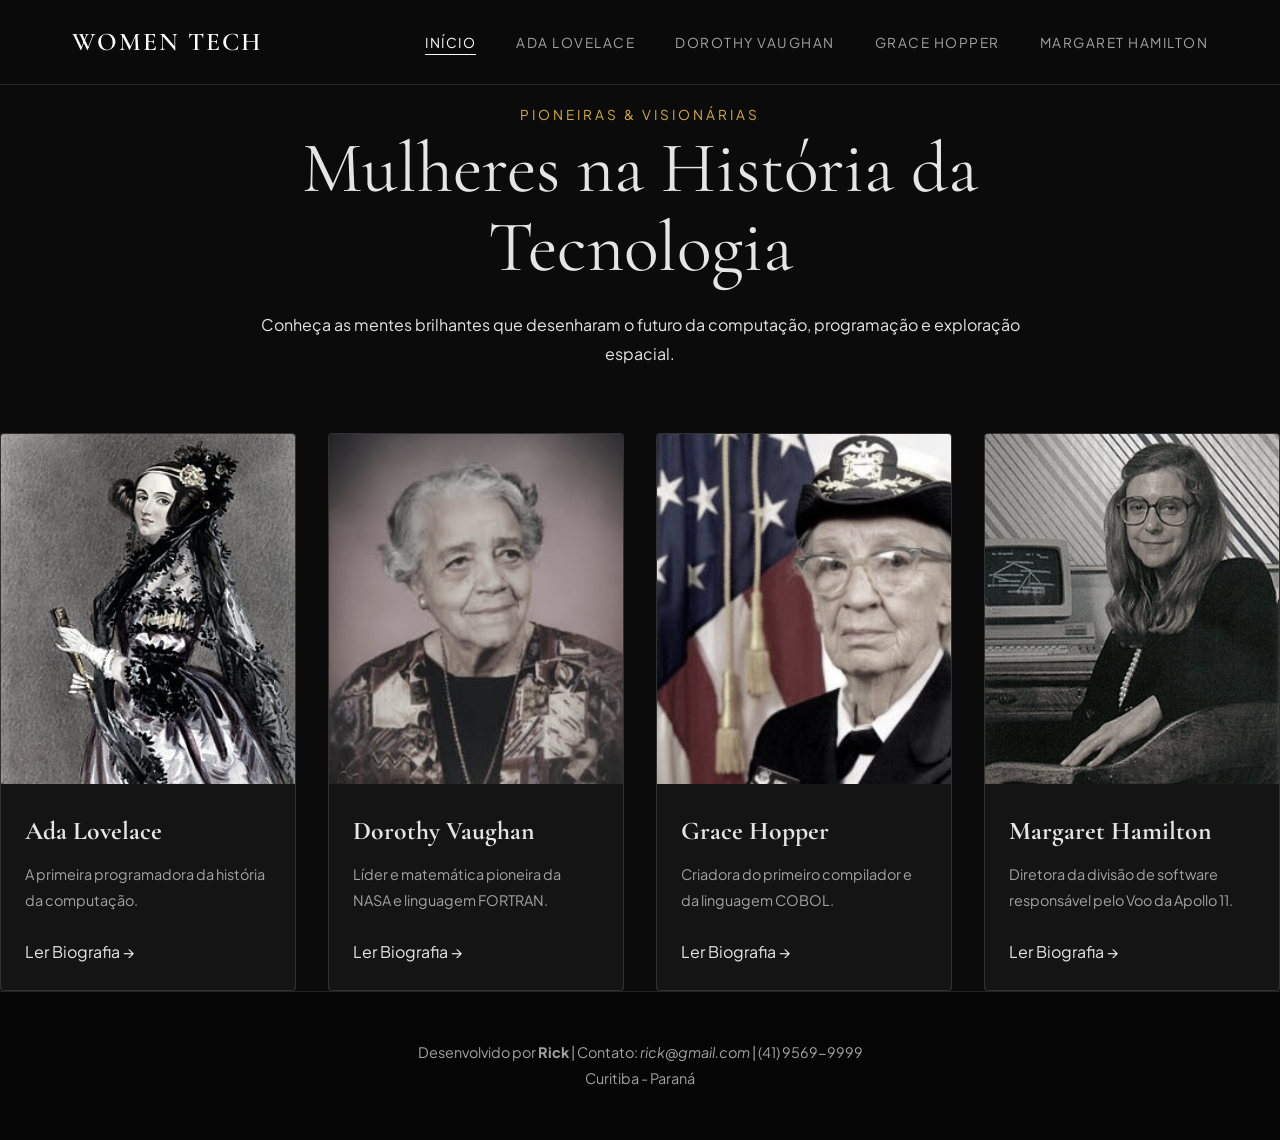
<file: index.html>
<!DOCTYPE html>
<html lang="pt-br">
<head>
  <meta charset="UTF-8">
  <meta name="viewport" content="width=device-width, initial-scale=1.0">
  <title>Mulheres da Tecnologia | Início</title>
  <!-- Google Fonts -->
  <link rel="preconnect" href="https://fonts.googleapis.com">
  <link rel="preconnect" href="https://fonts.gstatic.com" crossorigin>
  <link href="https://fonts.googleapis.com/css2?family=Cormorant+Garamond:wght@400;600&family=Plus+Jakarta+Sans:wght@300;400;600&display=swap" rel="stylesheet">
  <link rel="stylesheet" href="style.css">
</head>
<body>

  <header class="header">
    <div class="nav-container">
      <a href="index.html" class="logo">Women Tech</a>
      <button class="hamburger" aria-label="Abrir Menu">
        <span></span>
        <span></span>
        <span></span>
      </button>
      <ul class="nav-menu">
        <li><a href="index.html" class="nav-link active">Início</a></li>
        <li><a href="ada.html" class="nav-link">Ada Lovelace</a></li>
        <li><a href="dorothy.html" class="nav-link">Dorothy Vaughan</a></li>
        <li><a href="grace.html" class="nav-link">Grace Hopper</a></li>
        <li><a href="margareth.html" class="nav-link">Margaret Hamilton</a></li>
      </ul>
    </div>
  </header>

  <main>
    <section class="hero">
      <span class="hero-subtitle">Pioneiras & Visionárias</span>
      <h1 class="hero-title">Mulheres na História da Tecnologia</h1>
      <p class="hero-description">
        Conheça as mentes brilhantes que desenharam o futuro da computação, programação e exploração espacial.
      </p>
    </section>

    <section class="cards-grid">
      <!-- Card Ada -->
      <article class="card">
        <div class="card-img-wrapper">
          <img src="ada.png" alt="Ada Lovelace">
        </div>
        <div class="card-content">
          <h2 class="card-title">Ada Lovelace</h2>
          <p class="card-excerpt">A primeira programadora da história da computação.</p>
          <a href="ada.html" class="btn-link">Ler Biografia &rarr;</a>
        </div>
      </article>

      <!-- Card Dorothy -->
      <article class="card">
        <div class="card-img-wrapper">
          <img src="dorothy.png" alt="Dorothy Vaughan">
        </div>
        <div class="card-content">
          <h2 class="card-title">Dorothy Vaughan</h2>
          <p class="card-excerpt">Líder e matemática pioneira da NASA e linguagem FORTRAN.</p>
          <a href="dorothy.html" class="btn-link">Ler Biografia &rarr;</a>
        </div>
      </article>

      <!-- Card Grace -->
      <article class="card">
        <div class="card-img-wrapper">
          <img src="grace.jpg" alt="Grace Hopper">
        </div>
        <div class="card-content">
          <h2 class="card-title">Grace Hopper</h2>
          <p class="card-excerpt">Criadora do primeiro compilador e da linguagem COBOL.</p>
          <a href="grace.html" class="btn-link">Ler Biografia &rarr;</a>
        </div>
      </article>

      <!-- Card Margaret -->
      <article class="card">
        <div class="card-img-wrapper">
          <img src="Margaret_Hamilton_1989.jpg" alt="Margaret Hamilton">
        </div>
        <div class="card-content">
          <h2 class="card-title">Margaret Hamilton</h2>
          <p class="card-excerpt">Diretora da divisão de software responsável pelo Voo da Apollo 11.</p>
          <a href="margareth.html" class="btn-link">Ler Biografia &rarr;</a>
        </div>
      </article>
    </section>
  </main>

  <footer class="footer">
    <div class="footer-container">
      <p class="footer-text">Desenvolvido por <strong>Rick</strong> | Contato: <i>rick@gmail.com</i> | (41) 9569-9999</p>
      <p class="footer-sub">Curitiba - Paraná</p>
    </div>
  </footer>

  <script src="script.js"></script>
</body>
</html>
</file>
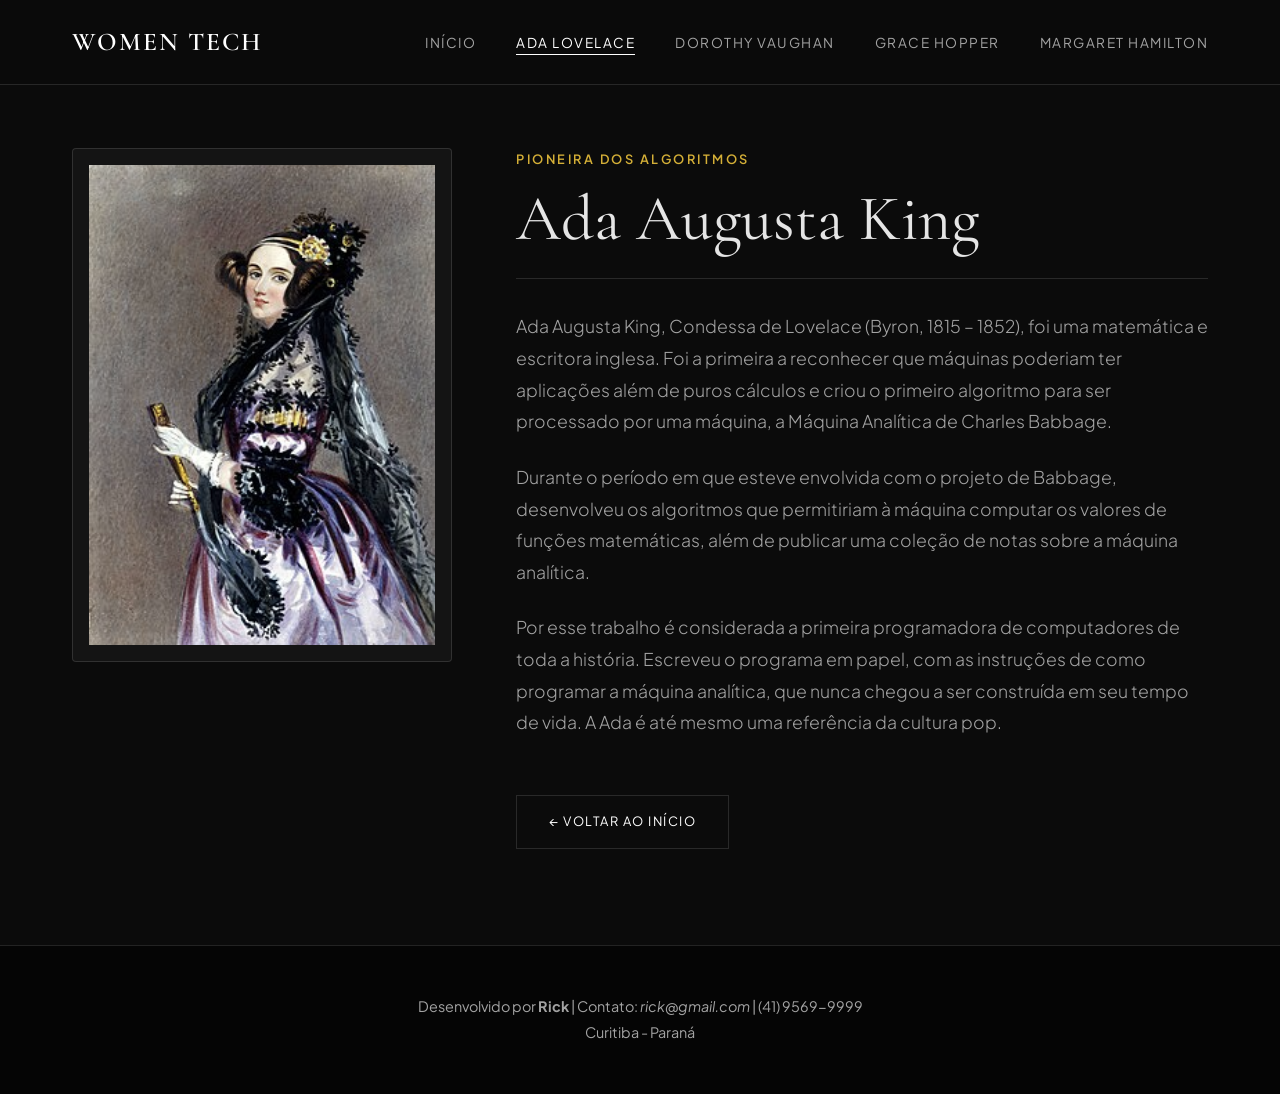
<file: ada.html>
<!DOCTYPE html>
<html lang="pt-br">
<head>
  <meta charset="UTF-8">
  <meta name="viewport" content="width=device-width, initial-scale=1.0">
  <title>Ada Lovelace | Mulheres da Tecnologia</title>
  <link rel="preconnect" href="https://fonts.googleapis.com">
  <link rel="preconnect" href="https://fonts.gstatic.com" crossorigin>
  <link href="https://fonts.googleapis.com/css2?family=Cormorant+Garamond:wght@400;600&family=Plus+Jakarta+Sans:wght@300;400;600&display=swap" rel="stylesheet">
  <link rel="stylesheet" href="style.css">
</head>
<body>

  <header class="header">
    <div class="nav-container">
      <a href="index.html" class="logo">Women Tech</a>
      <button class="hamburger" aria-label="Abrir Menu">
        <span></span><span></span><span></span>
      </button>
      <ul class="nav-menu">
        <li><a href="index.html" class="nav-link">Início</a></li>
        <li><a href="ada.html" class="nav-link active">Ada Lovelace</a></li>
        <li><a href="dorothy.html" class="nav-link">Dorothy Vaughan</a></li>
        <li><a href="grace.html" class="nav-link">Grace Hopper</a></li>
        <li><a href="margareth.html" class="nav-link">Margaret Hamilton</a></li>
      </ul>
    </div>
  </header>

  <main>
    <div class="container">
      <div class="profile-grid">
        
        <aside class="profile-sidebar">
          <div class="profile-frame">
            <img src="ada.png" alt="Ada Augusta King">
          </div>
        </aside>

        <article class="profile-content">
          <span class="profile-tag">Pioneira dos Algoritmos</span>
          <h1 class="profile-title">Ada Augusta King</h1>
          
          <div class="profile-bio">
            <p>Ada Augusta King, Condessa de Lovelace (Byron, 1815 – 1852), foi uma matemática e escritora inglesa. Foi a primeira a reconhecer que máquinas poderiam ter aplicações além de puros cálculos e criou o primeiro algoritmo para ser processado por uma máquina, a Máquina Analítica de Charles Babbage.</p>
            <p>Durante o período em que esteve envolvida com o projeto de Babbage, desenvolveu os algoritmos que permitiriam à máquina computar os valores de funções matemáticas, além de publicar uma coleção de notas sobre a máquina analítica.</p>
            <p>Por esse trabalho é considerada a primeira programadora de computadores de toda a história. Escreveu o programa em papel, com as instruções de como programar a máquina analítica, que nunca chegou a ser construída em seu tempo de vida. A Ada é até mesmo uma referência da cultura pop.</p>
          </div>

          <a href="index.html" class="btn-back">&larr; Voltar ao Início</a>
        </article>

      </div>
    </div>
  </main>

  <footer class="footer">
    <div class="footer-container">
      <p>Desenvolvido por <strong>Rick</strong> | Contato: <i>rick@gmail.com</i> | (41) 9569-9999</p>
      <p>Curitiba - Paraná</p>
    </div>
  </footer>

  <script src="script.js"></script>
</body>
</html>
</file>
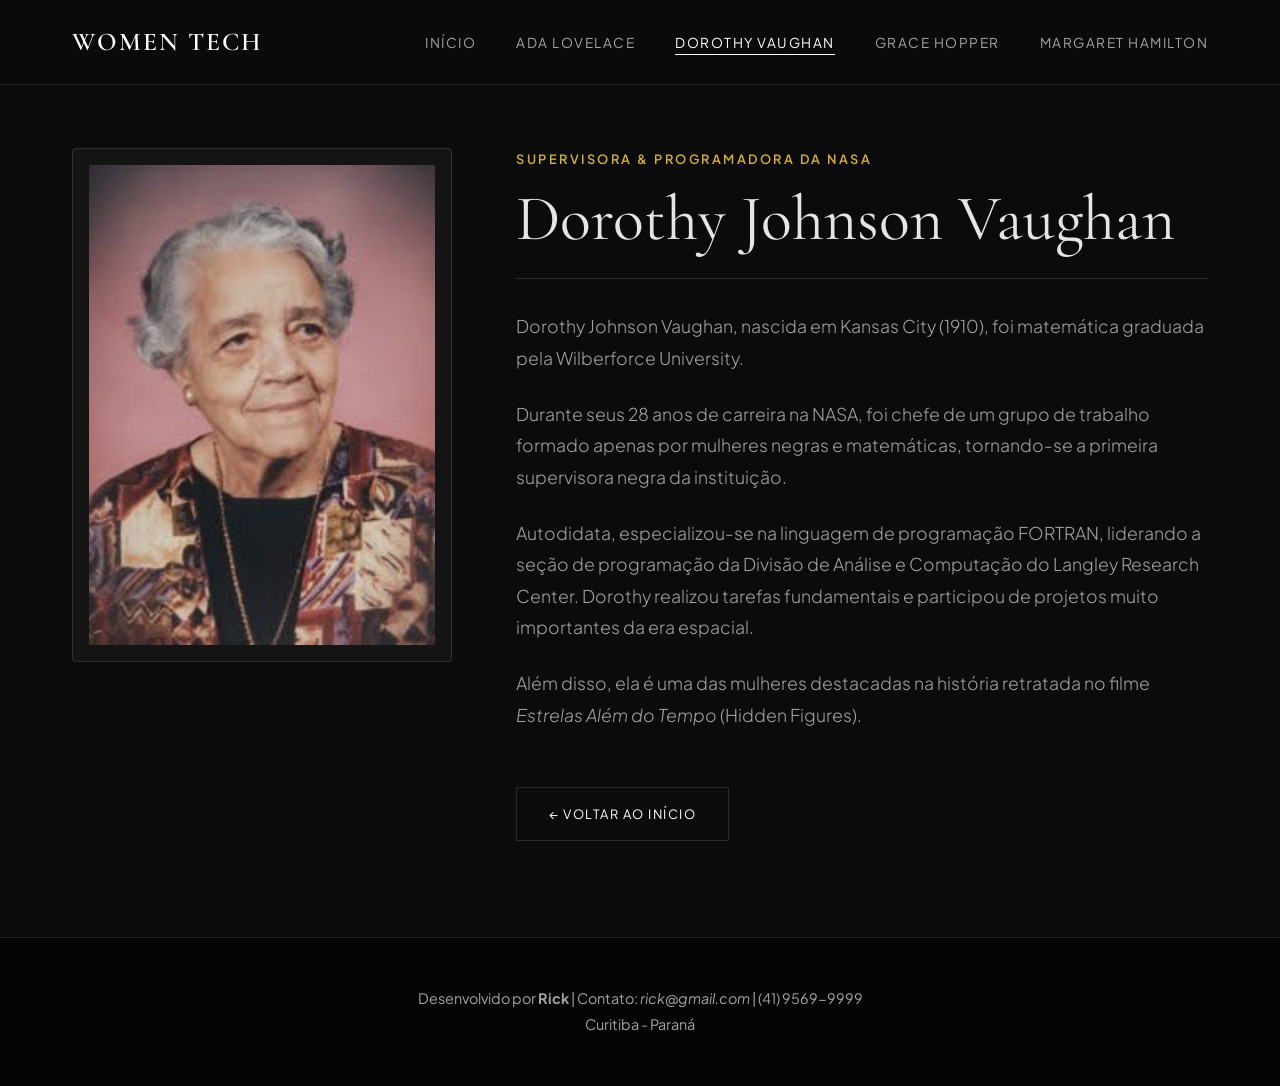
<file: dorothy.html>
<!DOCTYPE html>
<html lang="pt-br">
<head>
  <meta charset="UTF-8">
  <meta name="viewport" content="width=device-width, initial-scale=1.0">
  <title>Dorothy Johnson Vaughan | Mulheres da Tecnologia</title>
  <link rel="preconnect" href="https://fonts.googleapis.com">
  <link rel="preconnect" href="https://fonts.gstatic.com" crossorigin>
  <link href="https://fonts.googleapis.com/css2?family=Cormorant+Garamond:wght@400;600&family=Plus+Jakarta+Sans:wght@300;400;600&display=swap" rel="stylesheet">
  <link rel="stylesheet" href="style.css">
</head>
<body>

  <header class="header">
    <div class="nav-container">
      <a href="index.html" class="logo">Women Tech</a>
      <button class="hamburger" aria-label="Abrir Menu">
        <span></span><span></span><span></span>
      </button>
      <ul class="nav-menu">
        <li><a href="index.html" class="nav-link">Início</a></li>
        <li><a href="ada.html" class="nav-link">Ada Lovelace</a></li>
        <li><a href="dorothy.html" class="nav-link active">Dorothy Vaughan</a></li>
        <li><a href="grace.html" class="nav-link">Grace Hopper</a></li>
        <li><a href="margareth.html" class="nav-link">Margaret Hamilton</a></li>
      </ul>
    </div>
  </header>

  <main>
    <div class="container">
      <div class="profile-grid">
        
        <!-- Coluna da Imagem -->
        <aside class="profile-sidebar">
          <div class="profile-frame">
            <img src="dorothy.png" alt="Dorothy Johnson Vaughan">
          </div>
        </aside>

        <!-- Coluna de Texto -->
        <article class="profile-content">
          <span class="profile-tag">Supervisora & Programadora da NASA</span>
          <h1 class="profile-title">Dorothy Johnson Vaughan</h1>
          
          <div class="profile-bio">
            <p>Dorothy Johnson Vaughan, nascida em Kansas City (1910), foi matemática graduada pela Wilberforce University.</p>
            <p>Durante seus 28 anos de carreira na NASA, foi chefe de um grupo de trabalho formado apenas por mulheres negras e matemáticas, tornando-se a primeira supervisora negra da instituição.</p>
            <p>Autodidata, especializou-se na linguagem de programação FORTRAN, liderando a seção de programação da Divisão de Análise e Computação do Langley Research Center. Dorothy realizou tarefas fundamentais e participou de projetos muito importantes da era espacial.</p>
            <p>Além disso, ela é uma das mulheres destacadas na história retratada no filme <em>Estrelas Além do Tempo</em> (Hidden Figures).</p>
          </div>

          <a href="index.html" class="btn-back">&larr; Voltar ao Início</a>
        </article>

      </div>
    </div>
  </main>

  <footer class="footer">
    <div class="footer-container">
      <p>Desenvolvido por <strong>Rick</strong> | Contato: <i>rick@gmail.com</i> | (41) 9569-9999</p>
      <p>Curitiba - Paraná</p>
    </div>
  </footer>

  <script src="script.js"></script>
</body>
</html>
</file>
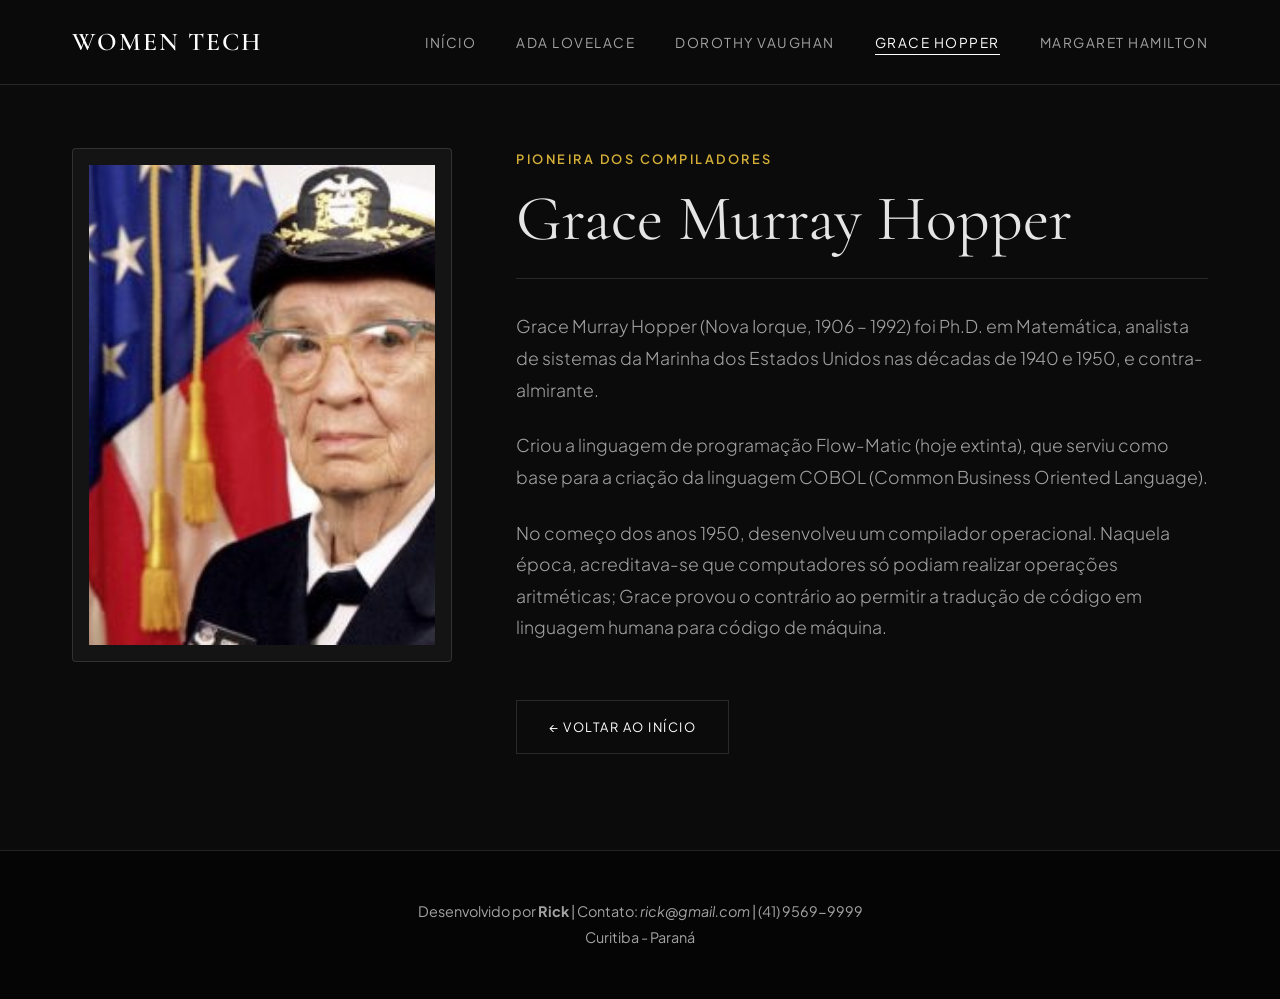
<file: grace.html>
<!DOCTYPE html>
<html lang="pt-br">
<head>
  <meta charset="UTF-8">
  <meta name="viewport" content="width=device-width, initial-scale=1.0">
  <title>Grace Murray Hopper | Mulheres da Tecnologia</title>
  <link rel="preconnect" href="https://fonts.googleapis.com">
  <link rel="preconnect" href="https://fonts.gstatic.com" crossorigin>
  <link href="https://fonts.googleapis.com/css2?family=Cormorant+Garamond:wght@400;600&family=Plus+Jakarta+Sans:wght@300;400;600&display=swap" rel="stylesheet">
  <link rel="stylesheet" href="style.css">
</head>
<body>

  <header class="header">
    <div class="nav-container">
      <a href="index.html" class="logo">Women Tech</a>
      <button class="hamburger" aria-label="Abrir Menu">
        <span></span><span></span><span></span>
      </button>
      <ul class="nav-menu">
        <li><a href="index.html" class="nav-link">Início</a></li>
        <li><a href="ada.html" class="nav-link">Ada Lovelace</a></li>
        <li><a href="dorothy.html" class="nav-link">Dorothy Vaughan</a></li>
        <li><a href="grace.html" class="nav-link active">Grace Hopper</a></li>
        <li><a href="margareth.html" class="nav-link">Margaret Hamilton</a></li>
      </ul>
    </div>
  </header>

  <main>
    <div class="container">
      <div class="profile-grid">
        
        <aside class="profile-sidebar">
          <div class="profile-frame">
            <img src="grace.jpg" alt="Grace Murray Hopper">
          </div>
        </aside>

        <article class="profile-content">
          <span class="profile-tag">Pioneira dos Compiladores</span>
          <h1 class="profile-title">Grace Murray Hopper</h1>
          
          <div class="profile-bio">
            <p>Grace Murray Hopper (Nova Iorque, 1906 – 1992) foi Ph.D. em Matemática, analista de sistemas da Marinha dos Estados Unidos nas décadas de 1940 e 1950, e contra-almirante.</p>
            <p>Criou a linguagem de programação Flow-Matic (hoje extinta), que serviu como base para a criação da linguagem COBOL (Common Business Oriented Language).</p>
            <p>No começo dos anos 1950, desenvolveu um compilador operacional. Naquela época, acreditava-se que computadores só podiam realizar operações aritméticas; Grace provou o contrário ao permitir a tradução de código em linguagem humana para código de máquina.</p>
          </div>

          <a href="index.html" class="btn-back">&larr; Voltar ao Início</a>
        </article>

      </div>
    </div>
  </main>

  <footer class="footer">
    <div class="footer-container">
      <p>Desenvolvido por <strong>Rick</strong> | Contato: <i>rick@gmail.com</i> | (41) 9569-9999</p>
      <p>Curitiba - Paraná</p>
    </div>
  </footer>

  <script src="script.js"></script>
</body>
</html>
</file>
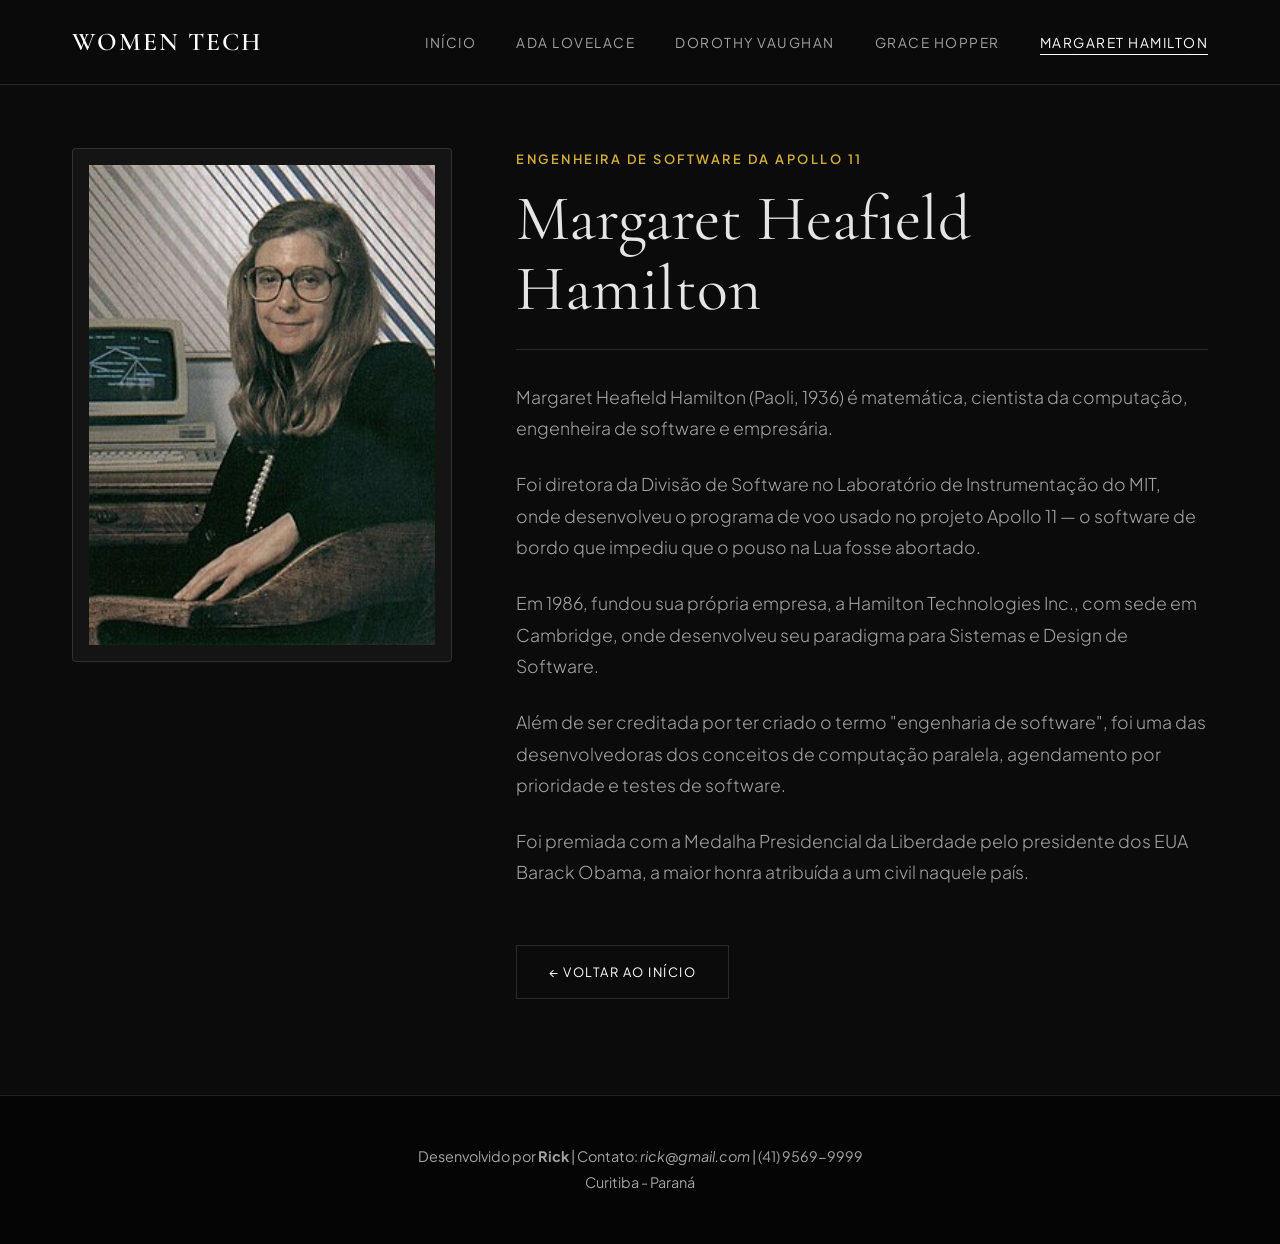
<file: margareth.html>
<!DOCTYPE html>
<html lang="pt-br">
<head>
  <meta charset="UTF-8">
  <meta name="viewport" content="width=device-width, initial-scale=1.0">
  <title>Margaret Heafield Hamilton | Mulheres da Tecnologia</title>
  <link rel="preconnect" href="https://fonts.googleapis.com">
  <link rel="preconnect" href="https://fonts.gstatic.com" crossorigin>
  <link href="https://fonts.googleapis.com/css2?family=Cormorant+Garamond:wght@400;600&family=Plus+Jakarta+Sans:wght@300;400;600&display=swap" rel="stylesheet">
  <link rel="stylesheet" href="style.css">
</head>
<body>

  <header class="header">
    <div class="nav-container">
      <a href="index.html" class="logo">Women Tech</a>
      <button class="hamburger" aria-label="Abrir Menu">
        <span></span><span></span><span></span>
      </button>
      <ul class="nav-menu">
        <li><a href="index.html" class="nav-link">Início</a></li>
        <li><a href="ada.html" class="nav-link">Ada Lovelace</a></li>
        <li><a href="dorothy.html" class="nav-link">Dorothy Vaughan</a></li>
        <li><a href="grace.html" class="nav-link">Grace Hopper</a></li>
        <li><a href="margareth.html" class="nav-link active">Margaret Hamilton</a></li>
      </ul>
    </div>
  </header>

  <main>
    <div class="container">
      <div class="profile-grid">
        
        <aside class="profile-sidebar">
          <div class="profile-frame">
            <img src="Margaret_Hamilton_1989.jpg" alt="Margaret Heafield Hamilton">
          </div>
        </aside>

        <article class="profile-content">
          <span class="profile-tag">Engenheira de Software da Apollo 11</span>
          <h1 class="profile-title">Margaret Heafield Hamilton</h1>
          
          <div class="profile-bio">
            <p>Margaret Heafield Hamilton (Paoli, 1936) é matemática, cientista da computação, engenheira de software e empresária.</p>
            <p>Foi diretora da Divisão de Software no Laboratório de Instrumentação do MIT, onde desenvolveu o programa de voo usado no projeto Apollo 11 — o software de bordo que impediu que o pouso na Lua fosse abortado.</p>
            <p>Em 1986, fundou sua própria empresa, a Hamilton Technologies Inc., com sede em Cambridge, onde desenvolveu seu paradigma para Sistemas e Design de Software.</p>
            <p>Além de ser creditada por ter criado o termo "engenharia de software", foi uma das desenvolvedoras dos conceitos de computação paralela, agendamento por prioridade e testes de software.</p>
            <p>Foi premiada com a Medalha Presidencial da Liberdade pelo presidente dos EUA Barack Obama, a maior honra atribuída a um civil naquele país.</p>
          </div>

          <a href="index.html" class="btn-back">&larr; Voltar ao Início</a>
        </article>

      </div>
    </div>
  </main>

  <footer class="footer">
    <div class="footer-container">
      <p>Desenvolvido por <strong>Rick</strong> | Contato: <i>rick@gmail.com</i> | (41) 9569-9999</p>
      <p>Curitiba - Paraná</p>
    </div>
  </footer>

  <script src="script.js"></script>
</body>
</html>
</file>
<file: style.css>
/* ==========================================================================
   VARIÁVEIS E CONFIGURAÇÕES GERAIS
   ========================================================================== */
:root {
  --bg-color: #0b0b0b;
  --card-bg: #141414;
  --text-color: #e5e5e5;
  --text-muted: #a3a3a3;
  --accent-color: #ffffff;
  --accent-gold: #d4af37;
  --border-color: rgba(255, 255, 255, 0.12);
  --font-title: 'Cormorant Garamond', serif;
  --font-body: 'Plus Jakarta Sans', sans-serif;
  --transition: all 0.4s cubic-bezier(0.16, 1, 0.3, 1);
  --max-width: 1200px;
}

* {
  margin: 0;
  padding: 0;
  box-sizing: border-box;
}

body {
  background-color: var(--bg-color);
  color: var(--text-color);
  font-family: var(--font-body);
  line-height: 1.8;
  overflow-x: hidden;
  display: flex;
  flex-direction: column;
  min-height: 100vh;
}

a {
  color: inherit;
  text-decoration: none;
}

img {
  max-width: 100%;
  height: auto;
  display: block;
}

/* ==========================================================================
   CABEÇALHO E NAVEGAÇÃO FIXA
   ========================================================================== */
.header {
  position: fixed;
  top: 0;
  left: 0;
  width: 100%;
  z-index: 1000;
  background: rgba(11, 11, 11, 0.9);
  backdrop-filter: blur(12px);
  border-bottom: 1px solid var(--border-color);
}

.nav-container {
  max-width: var(--max-width);
  margin: 0 auto;
  padding: 1.2rem 2rem;
  display: flex;
  justify-content: space-between;
  align-items: center;
}

.logo {
  font-family: var(--font-title);
  font-size: 1.6rem;
  font-weight: 600;
  letter-spacing: 2px;
  text-transform: uppercase;
  color: var(--accent-color);
}

.nav-menu {
  display: flex;
  gap: 2.5rem;
  list-style: none;
}

.nav-link {
  font-size: 0.85rem;
  text-transform: uppercase;
  letter-spacing: 1.5px;
  color: var(--text-muted);
  position: relative;
  padding-bottom: 4px;
  transition: var(--transition);
}

.nav-link::after {
  content: '';
  position: absolute;
  bottom: 0;
  left: 0;
  width: 0%;
  height: 1px;
  background-color: var(--accent-color);
  transition: var(--transition);
}

.nav-link:hover, .nav-link.active {
  color: var(--accent-color);
}

.nav-link:hover::after, .nav-link.active::after {
  width: 100%;
}

.hamburger {
  display: none;
  background: none;
  border: none;
  cursor: pointer;
  flex-direction: column;
  gap: 6px;
  padding: 5px;
}

.hamburger span {
  width: 25px;
  height: 2px;
  background-color: var(--accent-color);
  transition: var(--transition);
}

main {
  margin-top: 100px;
  flex: 1;
}

/* ==========================================================================
   ESTRUTURA DAS PÁGINAS DE BIOGRAFIA (CORREÇÃO DE LAYOUT)
   ========================================================================== */
.container {
  max-width: var(--max-width);
  margin: 0 auto;
  padding: 3rem 2rem 6rem;
}

.profile-grid {
  display: grid;
  grid-template-columns: 380px 1fr;
  gap: 4rem;
  align-items: start;
}

.profile-sidebar {
  position: sticky;
  top: 120px;
}

.profile-frame {
  background-color: var(--card-bg);
  border: 1px solid var(--border-color);
  padding: 1rem;
  border-radius: 4px;
}

.profile-frame img {
  width: 100%;
  height: 480px;
  object-fit: cover;
  filter: grayscale(30%);
  transition: var(--transition);
}

.profile-frame:hover img {
  filter: grayscale(0%);
}

.profile-content {
  display: flex;
  flex-direction: column;
}

.profile-tag {
  color: var(--accent-gold);
  text-transform: uppercase;
  letter-spacing: 2.5px;
  font-size: 0.8rem;
  font-weight: 600;
  margin-bottom: 0.8rem;
}

.profile-title {
  font-family: var(--font-title);
  font-size: clamp(2.5rem, 5vw, 4rem);
  font-weight: 400;
  line-height: 1.1;
  margin-bottom: 2rem;
  border-bottom: 1px solid var(--border-color);
  padding-bottom: 1.5rem;
}

.profile-bio p {
  color: var(--text-muted);
  font-size: 1.1rem;
  font-weight: 300;
  margin-bottom: 1.5rem;
}

.btn-back {
  display: inline-block;
  align-self: flex-start;
  margin-top: 2rem;
  padding: 0.9rem 2rem;
  border: 1px solid var(--border-color);
  color: var(--accent-color);
  text-transform: uppercase;
  font-size: 0.8rem;
  letter-spacing: 1.5px;
  transition: var(--transition);
  background: transparent;
}

.btn-back:hover {
  background-color: var(--accent-color);
  color: var(--bg-color);
}

/* ==========================================================================
   PÁGINA INICIAL (CARDS)
   ========================================================================== */
.hero {
  text-align: center;
  max-width: 800px;
  margin: 0 auto 4rem;
}

.hero-subtitle {
  text-transform: uppercase;
  letter-spacing: 3px;
  font-size: 0.85rem;
  color: var(--accent-gold);
  margin-bottom: 1rem;
}

.hero-title {
  font-family: var(--font-title);
  font-size: clamp(2.5rem, 6vw, 4.5rem);
  font-weight: 400;
  line-height: 1.1;
  margin-bottom: 1.5rem;
}

.cards-grid {
  display: grid;
  grid-template-columns: repeat(auto-fit, minmax(260px, 1fr));
  gap: 2rem;
}

.card {
  background-color: var(--card-bg);
  border: 1px solid var(--border-color);
  border-radius: 4px;
  overflow: hidden;
  transition: var(--transition);
  display: flex;
  flex-direction: column;
}

.card:hover {
  transform: translateY(-8px);
  border-color: rgba(255, 255, 255, 0.3);
}

.card-img-wrapper {
  height: 350px;
  overflow: hidden;
}

.card-img-wrapper img {
  width: 100%;
  height: 100%;
  object-fit: cover;
  filter: grayscale(80%);
  transition: var(--transition);
}

.card:hover .card-img-wrapper img {
  filter: grayscale(0%);
  transform: scale(1.05);
}

.card-content {
  padding: 1.5rem;
  display: flex;
  flex-direction: column;
  flex-grow: 1;
}

.card-title {
  font-family: var(--font-title);
  font-size: 1.6rem;
  margin-bottom: 0.5rem;
}

.card-excerpt {
  color: var(--text-muted);
  font-size: 0.9rem;
  margin-bottom: 1.5rem;
  flex-grow: 1;
}

/* ==========================================================================
   RODAPÉ
   ========================================================================== */
.footer {
  background-color: #050505;
  border-top: 1px solid var(--border-color);
  padding: 3rem 2rem;
  margin-top: auto;
}

.footer-container {
  max-width: var(--max-width);
  margin: 0 auto;
  text-align: center;
  color: var(--text-muted);
  font-size: 0.9rem;
}

/* ==========================================================================
   RESPONSIVIDADE (MOBILE / TABLET)
   ========================================================================== */
@media (max-width: 900px) {
  .profile-grid {
    grid-template-columns: 1fr;
    gap: 2.5rem;
  }

  .profile-sidebar {
    position: static;
  }

  .profile-frame img {
    height: 380px;
  }

  .hamburger {
    display: flex;
  }

  .nav-menu {
    position: fixed;
    top: 0;
    right: -100%;
    width: 80%;
    max-width: 320px;
    height: 100vh;
    background-color: #111;
    flex-direction: column;
    justify-content: center;
    align-items: center;
    gap: 2rem;
    transition: var(--transition);
    border-left: 1px solid var(--border-color);
  }

  .nav-menu.active {
    right: 0;
  }
}
</file>
